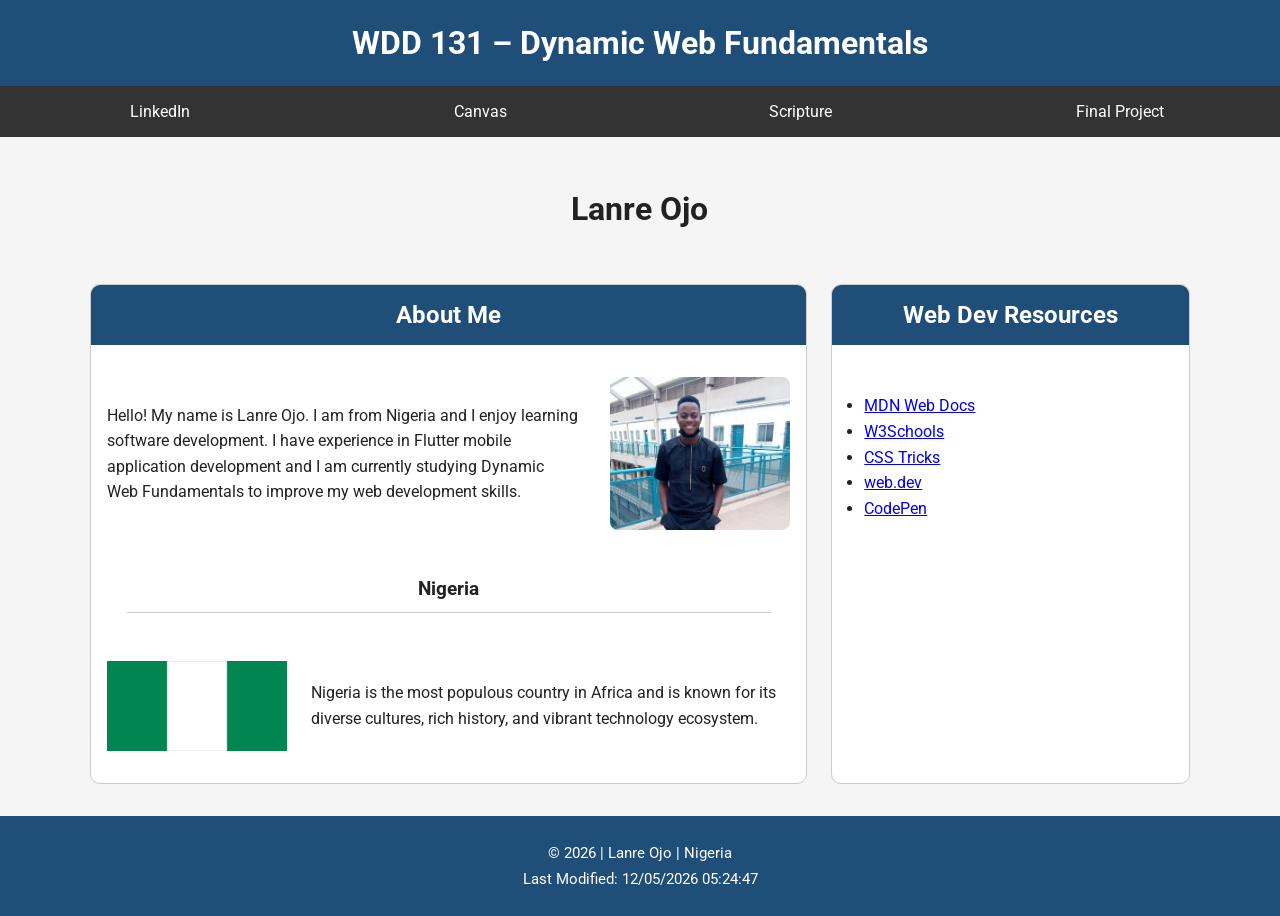
<file: index.html>
<!DOCTYPE html>
<html lang="en">

<head>
    <meta charset="UTF-8">
    <meta name="viewport" content="width=device-width, initial-scale=1.0">

    <title>WDD 131 – Dynamic Web Fundamentals – Lanre Ojo</title>

    <meta name="description"
        content="WDD 131 – Dynamic Web Fundamentals | Lanre Ojo | Home page featuring personal information and web development resources.">

    <meta name="author" content="Lanre Ojo">

    <!-- Google Font -->
    <link rel="preconnect" href="https://fonts.googleapis.com">
    <link rel="preconnect" href="https://fonts.gstatic.com" crossorigin>

    <link href="https://fonts.googleapis.com/css2?family=Roboto:wght@300;400;500;700&display=swap" rel="stylesheet">

    <!-- CSS -->
    <link rel="stylesheet" href="styles/base.css">

    <!-- JavaScript -->
    <script src="scripts/getdates.js" defer></script>
</head>

<body>

    <header>

        <span id="course-title">
            WDD 131 – Dynamic Web Fundamentals
        </span>

        <nav>

            <a href="https://www.linkedin.com/" target="_blank" rel="noopener noreferrer">
                LinkedIn
            </a>

            <a href="https://byupw.instructure.com/" target="_blank" rel="noopener noreferrer">
                Canvas
            </a>

            <a href="https://www.churchofjesuschrist.org/study/scriptures" target="_blank" rel="noopener noreferrer">
                Scripture
            </a>

            <a href="project/">
                Final Project
            </a>

        </nav>

    </header>

    <main>

        <h1>Lanre Ojo</h1>

        <section class="card">
        
            <h2>About Me</h2>
        
            <div class="about-content">
        
                <div class="about-text">
                    <p>
                        Hello! My name is Lanre Ojo. I am from Nigeria and I enjoy learning
                        software development. I have experience in Flutter mobile application
                        development and I am currently studying Dynamic Web Fundamentals
                        to improve my web development skills.
                    </p>
                </div>
        
                <div class="about-image">
                    <img src="images/profile.jpg" alt="Photo of Lanre Ojo">
                </div>
        
            </div>
        
            <h3>Nigeria</h3>

            <hr>
        
            <div class="country-content">
        
                <div class="country-image">
                    <img src="images/nigeria.jpg" alt="Flag of Nigeria">
                </div>
        
                <div class="country-text">
                    <p>
                        Nigeria is the most populous country in Africa and is known for its
                        diverse cultures, rich history, and vibrant technology ecosystem.
                    </p>
                </div>
        
            </div>
        
        </section>

        <section class="card">

            <h2>Web Dev Resources</h2>

            <ul>

                <li>
                    <a href="https://developer.mozilla.org/" target="_blank" rel="noopener noreferrer">
                        MDN Web Docs
                    </a>
                </li>

                <li>
                    <a href="https://www.w3schools.com/" target="_blank" rel="noopener noreferrer">
                        W3Schools
                    </a>
                </li>

                <li>
                    <a href="https://css-tricks.com/" target="_blank" rel="noopener noreferrer">
                        CSS Tricks
                    </a>
                </li>

                <li>
                    <a href="https://web.dev/" target="_blank" rel="noopener noreferrer">
                        web.dev
                    </a>
                </li>

                <li>
                    <a href="https://codepen.io/" target="_blank" rel="noopener noreferrer">
                        CodePen
                    </a>
                </li>

            </ul>

        </section>

    </main>

    <footer>
    
        <p>
            &copy; <span id="currentyear"></span> | Lanre Ojo | Nigeria
        </p>
    
        <p id="lastModified"></p>
    
    </footer>

</body>

</html>
</file>
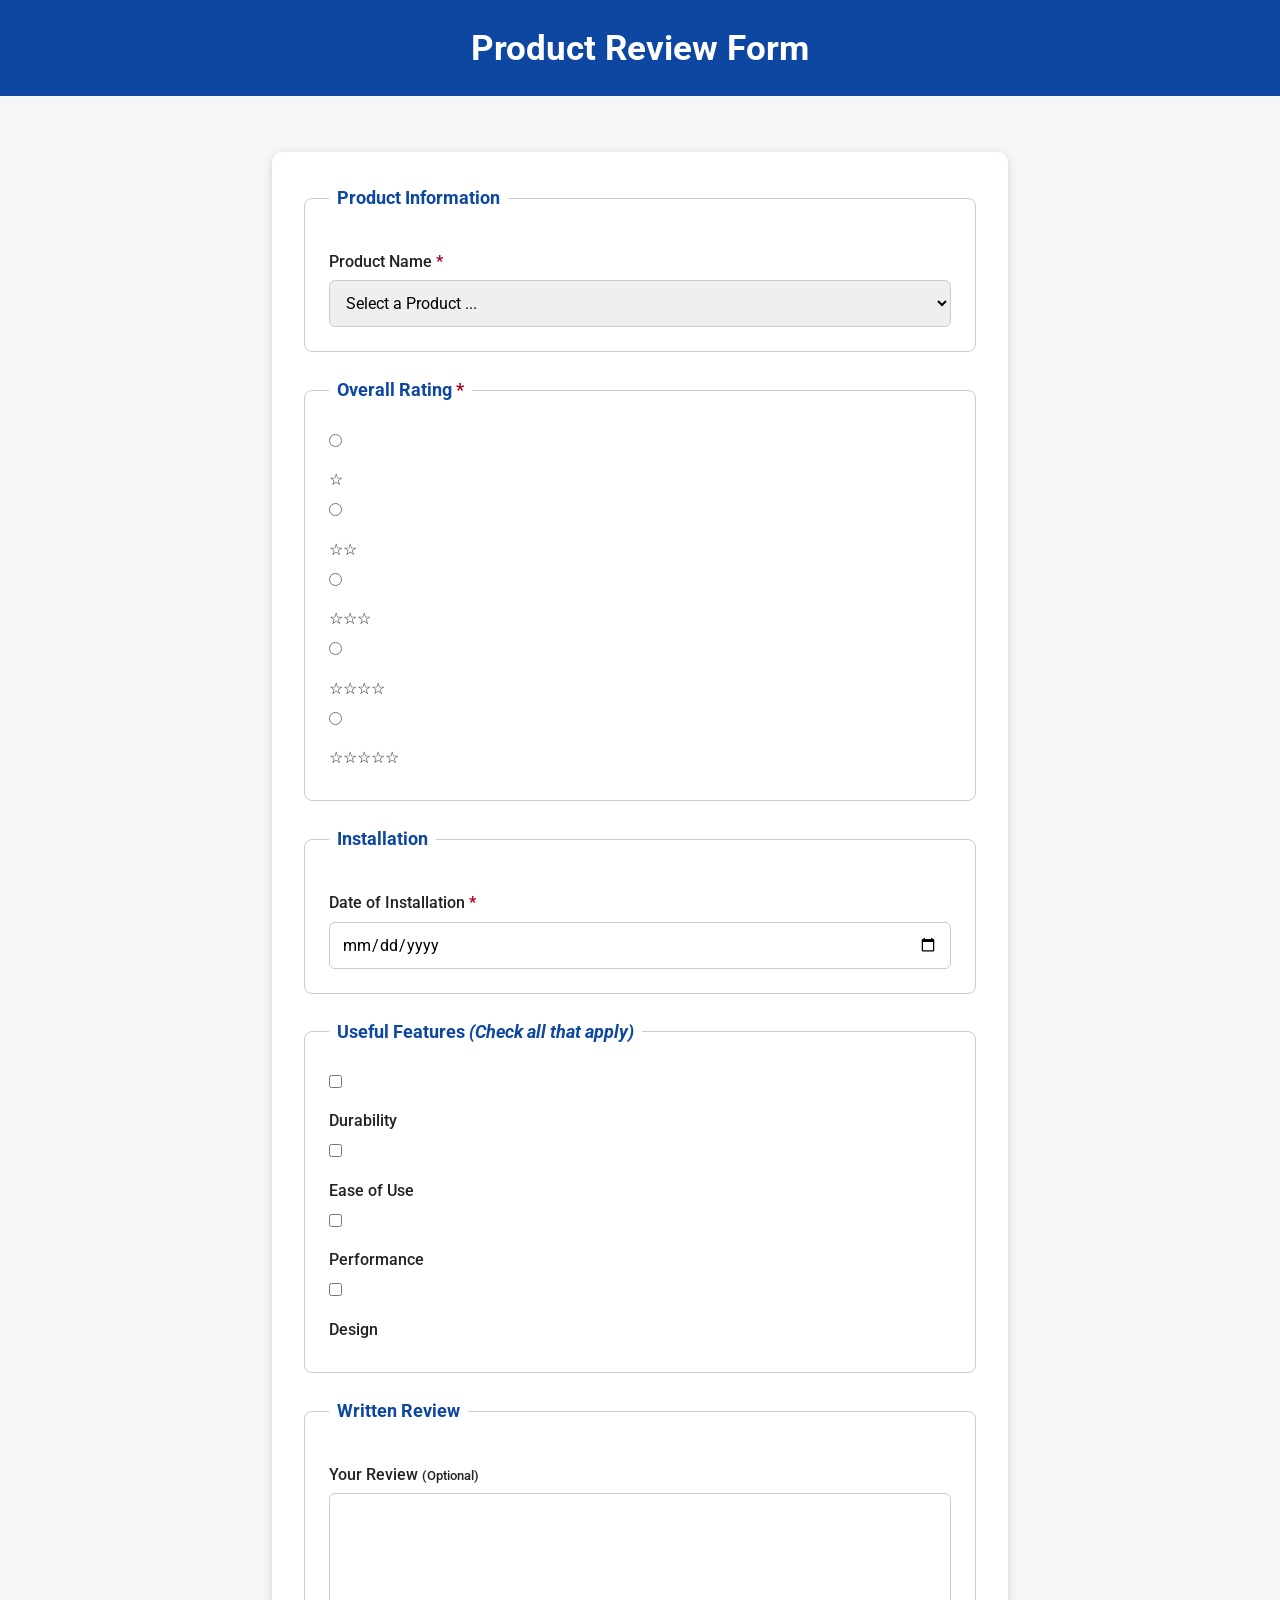
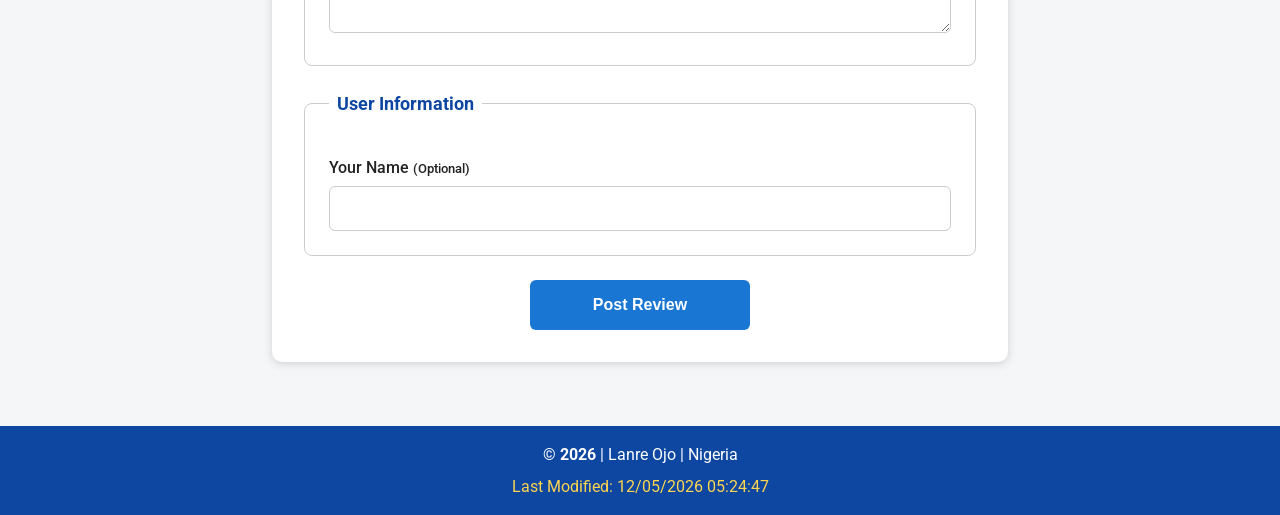
<file: form.html>
<!DOCTYPE html>
<html lang="en">

<head>
    <meta charset="UTF-8">
    <meta name="viewport" content="width=device-width, initial-scale=1.0">
    <meta name="description"
        content="Submit a product review by selecting a product, rating it, choosing useful features, and sharing your feedback through this responsive review form.">
    <meta name="author" content="Lanre Ojo">

    <title>Product Review Form</title>

    <link rel="preconnect" href="https://fonts.googleapis.com">
    <link rel="preconnect" href="https://fonts.gstatic.com" crossorigin>
    <link href="https://fonts.googleapis.com/css2?family=Roboto:wght@400;500;700&display=swap" rel="stylesheet">

    <link rel="stylesheet" href="styles/form.css">
    <link rel="stylesheet" href="styles/form-large.css">

    <script src="scripts/form.js" defer></script>
</head>

<body>

    <header>
        <h1>Product Review Form</h1>
    </header>

    <main>
        <form method="get" action="review.html">

            <!-- Product Name -->
            <fieldset>
                <legend>Product Information</legend>

                <label for="product">Product Name <span>*</span></label>
                <select id="product" name="product" required>
                    <option value="" disabled selected>Select a Product ...</option>
                    <!-- JavaScript will populate options -->
                </select>
            </fieldset>

            <!-- Rating -->
            <fieldset>
                <legend>Overall Rating <span>*</span></legend>

                <input type="radio" id="rating1" name="rating" value="1" required>
                <label for="rating1">☆</label>

                <input type="radio" id="rating2" name="rating" value="2" required>
                <label for="rating2">☆☆</label>

                <input type="radio" id="rating3" name="rating" value="3" required>
                <label for="rating3">☆☆☆</label>

                <input type="radio" id="rating4" name="rating" value="4" required>
                <label for="rating4">☆☆☆☆</label>

                <input type="radio" id="rating5" name="rating" value="5" required>
                <label for="rating5">☆☆☆☆☆</label>
            </fieldset>

            <!-- Installation Date -->
            <fieldset>
                <legend>Installation</legend>

                <label for="installDate">Date of Installation <span>*</span></label>
                <input type="date" id="installDate" name="installDate" required>
            </fieldset>

            <!-- Features -->
            <fieldset>
                <legend>Useful Features <em>(Check all that apply)</em></legend>

                <input type="checkbox" id="durability" name="features" value="Durability">
                <label for="durability">Durability</label>

                <input type="checkbox" id="ease" name="features" value="Ease of Use">
                <label for="ease">Ease of Use</label>
                
                <input type="checkbox" id="performance" name="features" value="Performance">
                <label for="performance">Performance</label>

                <input type="checkbox" id="design" name="features" value="Design">
                <label for="design">Design</label>
            </fieldset>

            <!-- Written Review -->
            <fieldset>
                <legend>Written Review</legend>

                <label for="review">
                    Your Review <small>(Optional)</small>
                </label>

                <textarea id="review" name="review" rows="6"></textarea>
            </fieldset>

            <!-- User Name -->
            <fieldset>
                <legend>User Information</legend>

                <label for="username">
                    Your Name <small>(Optional)</small>
                </label>

                <input type="text" id="username" name="username">
            </fieldset>

            <!-- Submit -->
            <input type="submit" value="Post Review">

        </form>
    </main>

    <footer>
        <p>
            &copy; <span id="currentyear"></span> | Lanre Ojo | Nigeria
        </p>

        <p id="lastModified"></p>
    </footer>

</body>

</html>
</file>
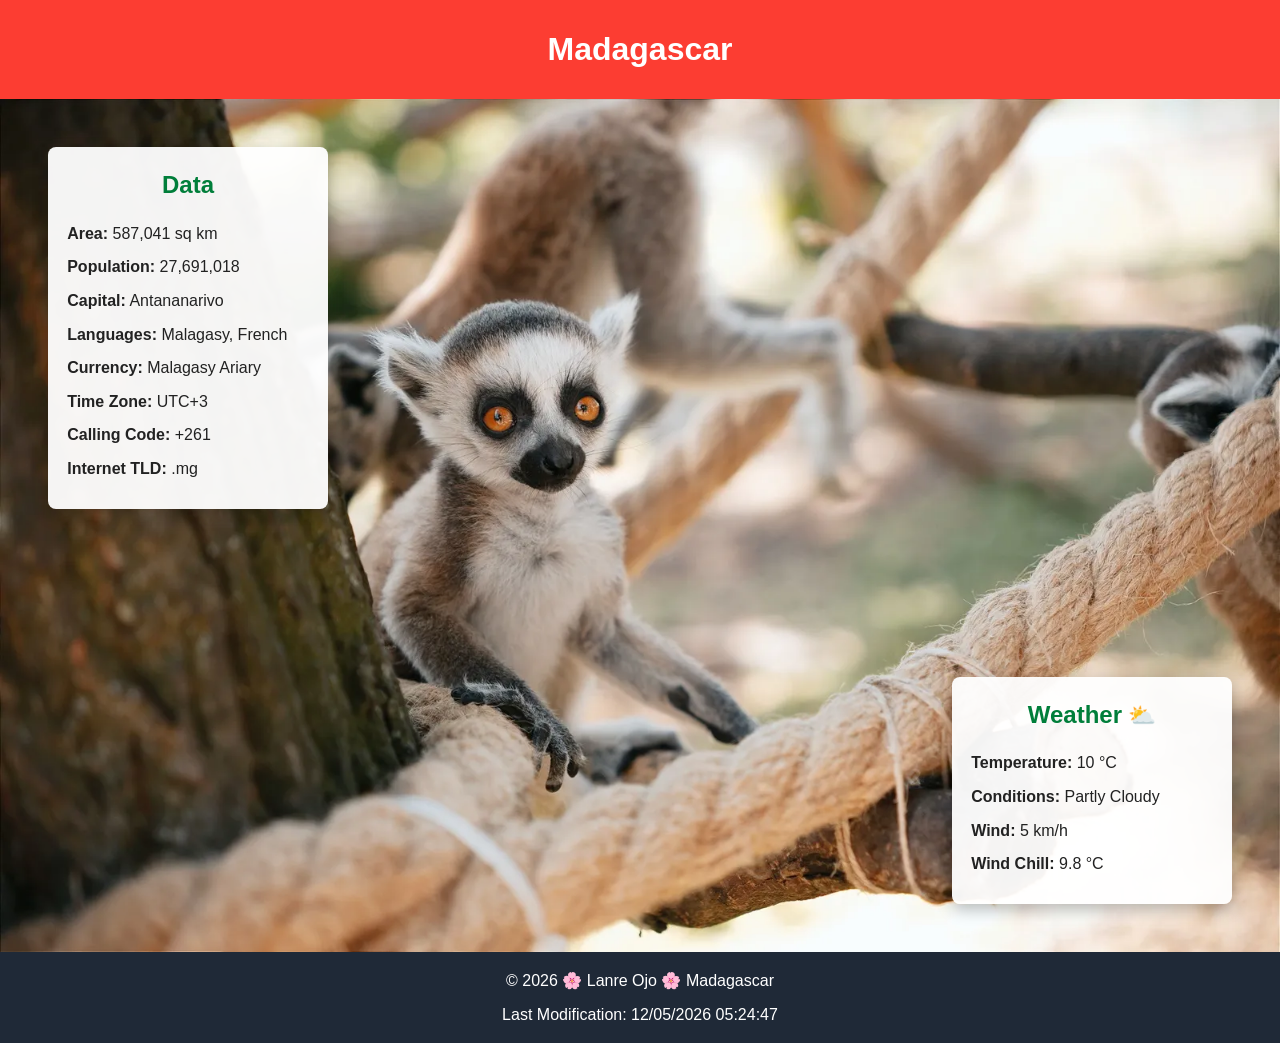
<file: place.html>
<!DOCTYPE html>
<html lang="en">

<head>
    <meta charset="UTF-8">
    <meta name="viewport" content="width=device-width, initial-scale=1.0">
    <meta name="description" content="Country page featuring Madagascar with country facts and weather information.">
    <meta name="author" content="Lanre Ojo">

    <title>Madagascar | Country Page</title>

    <!-- Google Fonts -->
    <link rel="preconnect" href="https://fonts.googleapis.com">
    <link rel="preconnect" href="https://fonts.gstatic.com" crossorigin>
    <link href="https://fonts.googleapis.com/css2?family=Roboto:wght@400;700&display=swap" rel="stylesheet">


    <link rel="stylesheet" href="styles/place.css">
    <link rel="stylesheet" href="styles/place-large.css">

    <script src="scripts/place.js" defer></script>
</head>

<body>

    <header>
        <h1>Madagascar</h1>
    </header>

    <main>

        <picture class="hero">
            <source media="(min-width: 768px)" srcset="images/hero-large.webp">

            <img src="images/hero-small.webp" alt="Ring-tailed lemur in Madagascar" width="1200" height="700">
        </picture>

        <section class="data">
            <h2>Data</h2>

            <p><strong>Area:</strong> 587,041 sq km</p>
            <p><strong>Population:</strong> 27,691,018</p>
            <p><strong>Capital:</strong> Antananarivo</p>
            <p><strong>Languages:</strong> Malagasy, French</p>
            <p><strong>Currency:</strong> Malagasy Ariary</p>
            <p><strong>Time Zone:</strong> UTC+3</p>
            <p><strong>Calling Code:</strong> +261</p>
            <p><strong>Internet TLD:</strong> .mg</p>
        </section>

        <section class="weather">
            <h2>Weather</h2>

            <img src="images/weather.svg" alt="Partly cloudy weather icon" class="weather-icon" width="70" height="70">

            <p><strong>Temperature:</strong> <span id="temperature">10</span> °C</p>
            <p><strong>Conditions:</strong> Partly Cloudy</p>
            <p><strong>Wind:</strong> <span id="windSpeed">5</span> km/h</p>
            <p><strong>Wind Chill:</strong> <span id="windChill"></span></p>
        </section>

    </main>

    <footer>
        <p>
            &copy; <span id="year"></span> 🌸 Lanre Ojo 🌸 Madagascar
        </p>

        <p>
            Last Modification:
            <span id="lastModified"></span>
        </p>
    </footer>

</body>

</html>
</file>
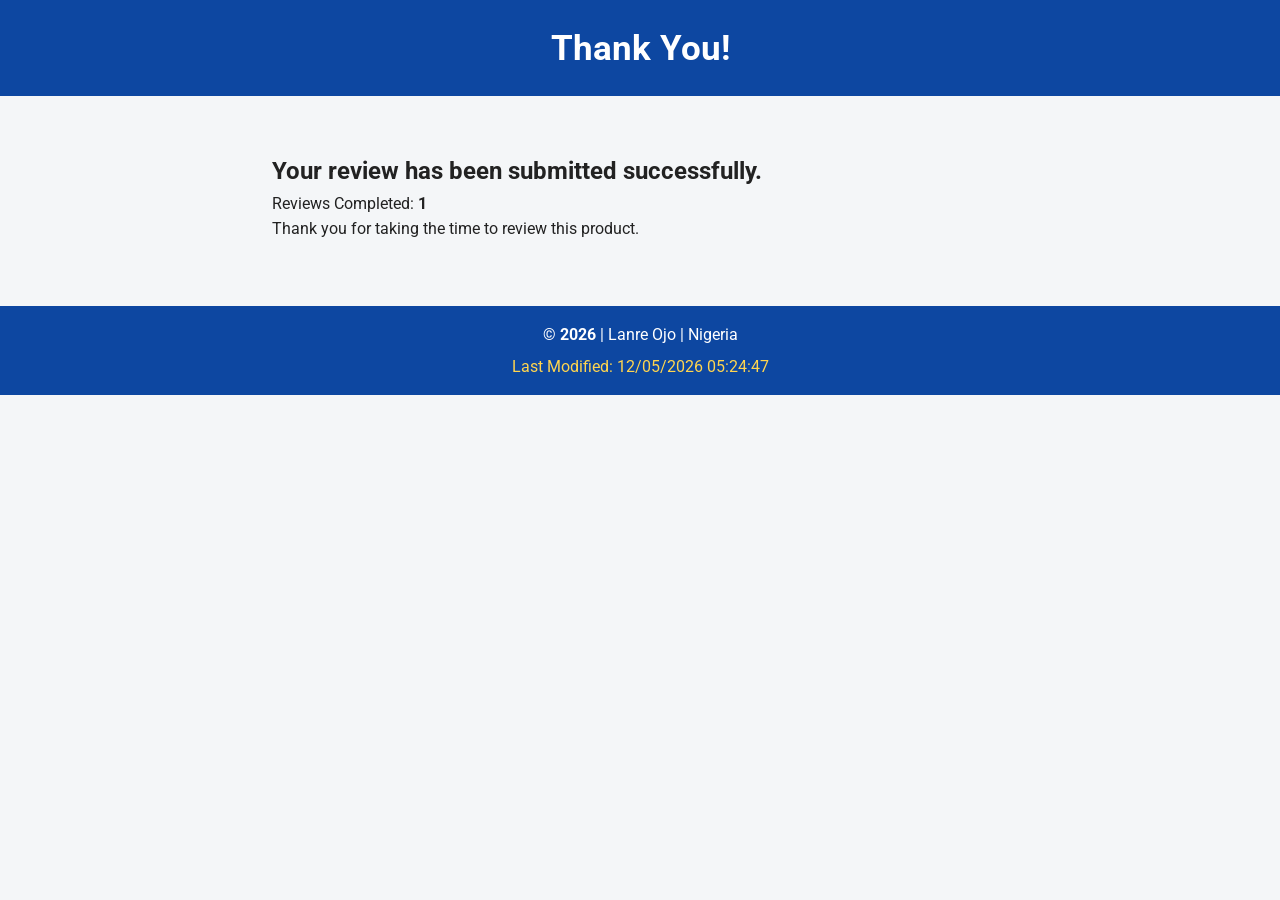
<file: review.html>
<!DOCTYPE html>
<html lang="en">

<head>
    <meta charset="UTF-8">
    <meta name="viewport" content="width=device-width, initial-scale=1.0">
    <meta name="description" content="Product Review Confirmation">
    <meta name="author" content="Lanre Ojo">

    <title>Review Submitted</title>

    <link rel="preconnect" href="https://fonts.googleapis.com">
    <link rel="preconnect" href="https://fonts.gstatic.com" crossorigin>
    <link href="https://fonts.googleapis.com/css2?family=Roboto:wght@400;500;700&display=swap" rel="stylesheet">

    <link rel="stylesheet" href="styles/form.css">
    <link rel="stylesheet" href="styles/form-large.css">

    <script src="scripts/review.js" defer></script>
</head>

<body>

    <header>
        <h1>Thank You!</h1>
    </header>

    <main>

        <section class="confirmation">
            <h2>Your review has been submitted successfully.</h2>

            <p>
                Reviews Completed:
                <strong id="reviewCount">0</strong>
            </p>

            <p>
                Thank you for taking the time to review this product.
            </p>

        </section>

    </main>

    <footer>
        <p>
            &copy; <span id="currentyear"></span> | Lanre Ojo | Nigeria
        </p>

        <p id="lastModified"></p>
    </footer>

</body>

</html>
</file>
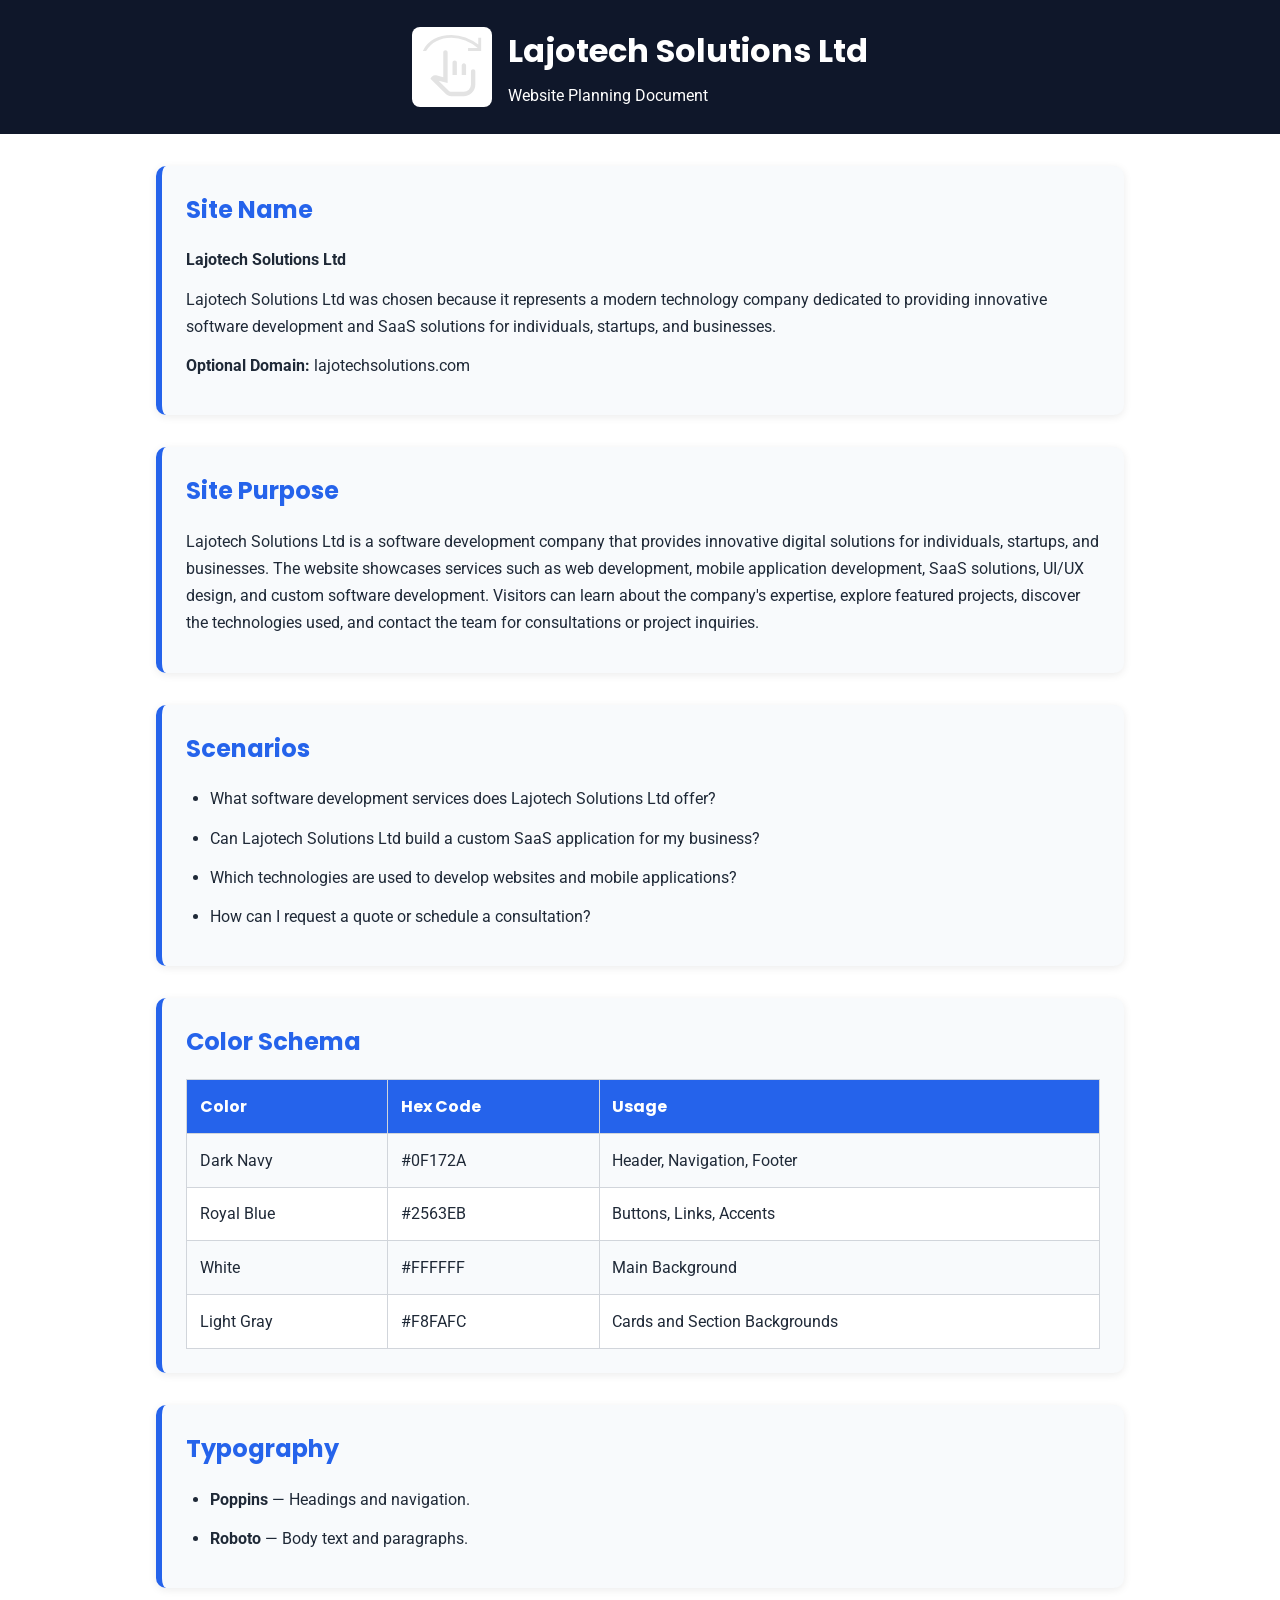
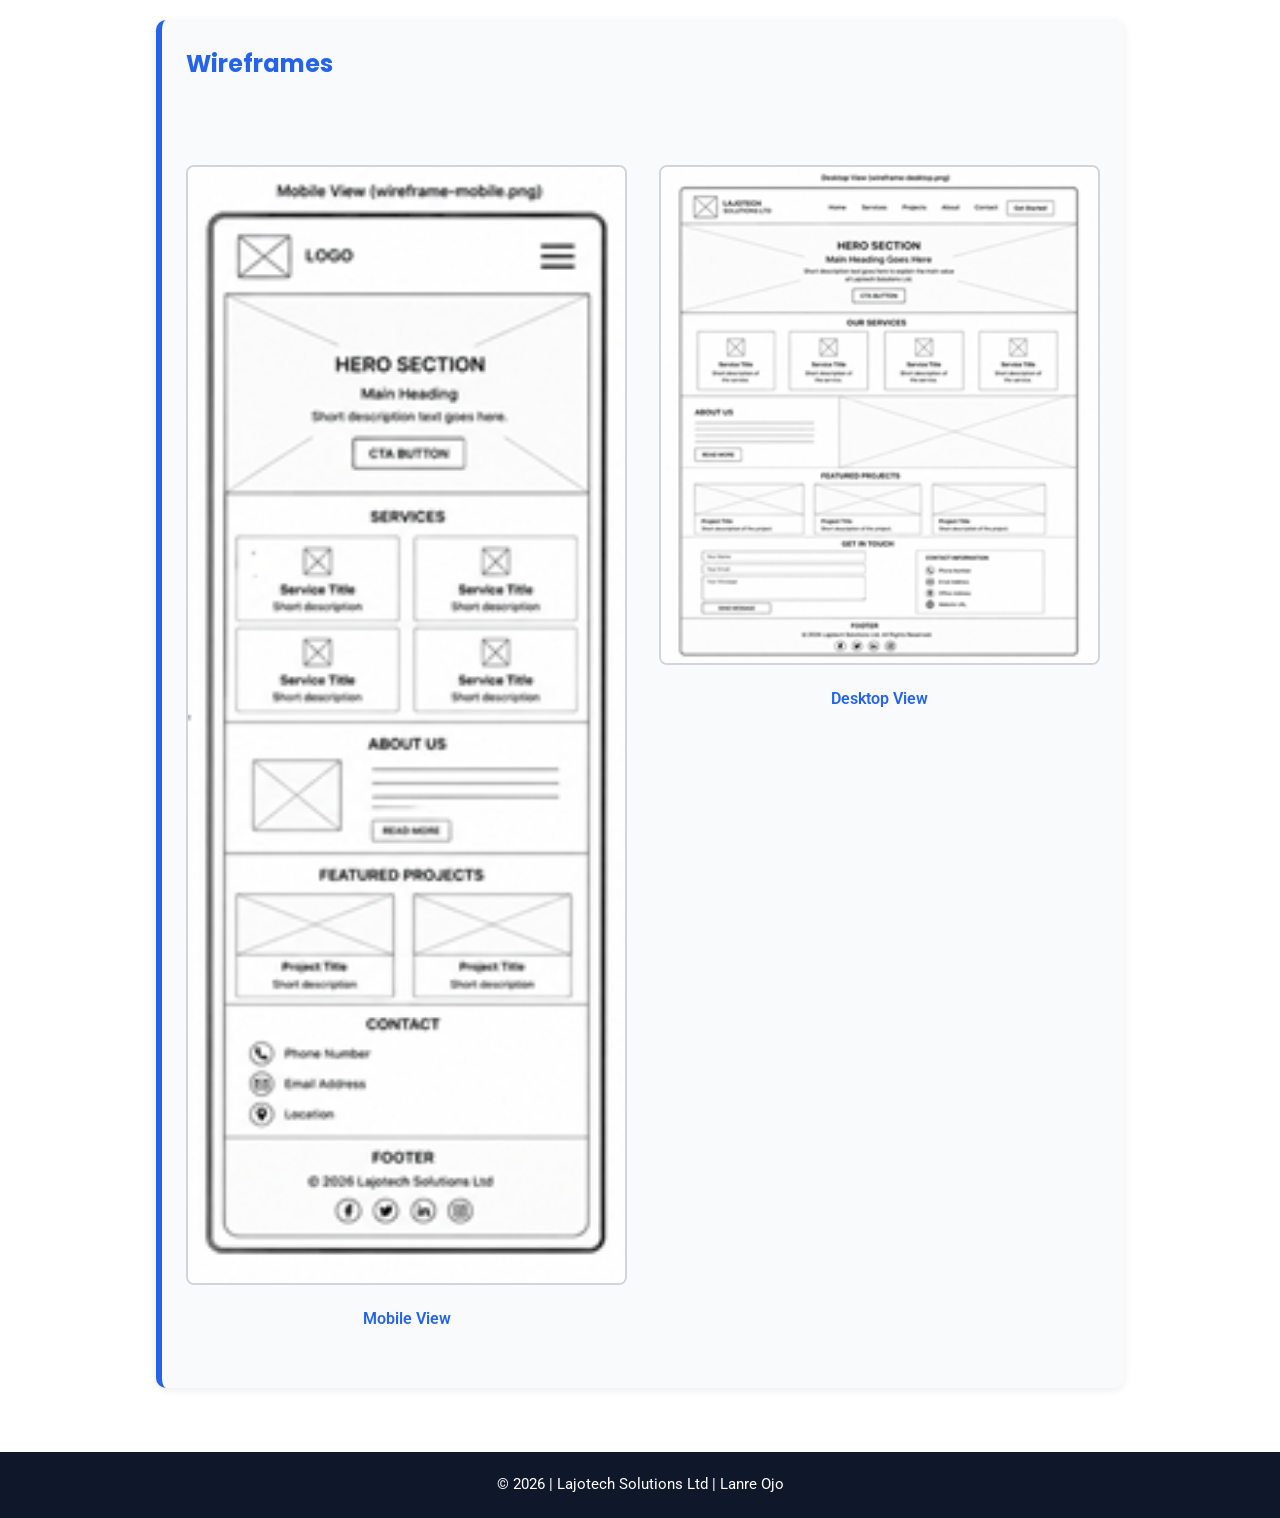
<file: siteplan.html>
<!DOCTYPE html>
<html lang="en">

<head>
    <meta charset="UTF-8">
    <meta name="viewport" content="width=device-width, initial-scale=1.0">
    <meta name="description"
        content="Website planning document for Lajotech Solutions Ltd, a software development and SaaS solutions company.">
    <meta name="author" content="Lanre Ojo">

    <title>Lajotech Solutions Ltd | Website Plan</title>

    <!-- Google Fonts -->
    <link rel="preconnect" href="https://fonts.googleapis.com">
    <link rel="preconnect" href="https://fonts.gstatic.com" crossorigin>
    <link
        href="https://fonts.googleapis.com/css2?family=Poppins:wght@400;600;700&family=Roboto:wght@400;500&display=swap"
        rel="stylesheet">

    <link rel="stylesheet" href="styles/siteplan.css">
</head>

<body>

    <header>
        <img src="images/logo.svg" alt="Lajotech Solutions Ltd Logo" width="80" height="80">

        <div>
            <h1>Lajotech Solutions Ltd</h1>
            <p>Website Planning Document</p>
        </div>
    </header>

    <main>

        <section id="site-name">
            <h2>Site Name</h2>

            <p><strong>Lajotech Solutions Ltd</strong></p>

            <p>
                Lajotech Solutions Ltd was chosen because it represents a modern
                technology company dedicated to providing innovative software
                development and SaaS solutions for individuals, startups, and
                businesses.
            </p>

            <p>
                <strong>Optional Domain:</strong>
                lajotechsolutions.com
            </p>
        </section>

        <section id="site-purpose">
            <h2>Site Purpose</h2>

            <p>
                Lajotech Solutions Ltd is a software development company that
                provides innovative digital solutions for individuals, startups,
                and businesses. The website showcases services such as web
                development, mobile application development, SaaS solutions,
                UI/UX design, and custom software development. Visitors can
                learn about the company's expertise, explore featured projects,
                discover the technologies used, and contact the team for
                consultations or project inquiries.
            </p>
        </section>

        <section id="scenarios">
            <h2>Scenarios</h2>

            <ul>
                <li>What software development services does Lajotech Solutions Ltd offer?</li>

                <li>Can Lajotech Solutions Ltd build a custom SaaS application for my business?</li>

                <li>Which technologies are used to develop websites and mobile applications?</li>

                <li>How can I request a quote or schedule a consultation?</li>
            </ul>
        </section>

        <section id="color-schema">
            <h2>Color Schema</h2>

            <table>
                <thead>
                    <tr>
                        <th>Color</th>
                        <th>Hex Code</th>
                        <th>Usage</th>
                    </tr>
                </thead>

                <tbody>
                    <tr>
                        <td>Dark Navy</td>
                        <td>#0F172A</td>
                        <td>Header, Navigation, Footer</td>
                    </tr>

                    <tr>
                        <td>Royal Blue</td>
                        <td>#2563EB</td>
                        <td>Buttons, Links, Accents</td>
                    </tr>

                    <tr>
                        <td>White</td>
                        <td>#FFFFFF</td>
                        <td>Main Background</td>
                    </tr>

                    <tr>
                        <td>Light Gray</td>
                        <td>#F8FAFC</td>
                        <td>Cards and Section Backgrounds</td>
                    </tr>
                </tbody>
            </table>
        </section>

        <section id="typography">
            <h2>Typography</h2>

            <ul>
                <li><strong>Poppins</strong> — Headings and navigation.</li>
                <li><strong>Roboto</strong> — Body text and paragraphs.</li>
            </ul>
        </section>

        <section id="wireframes">
            <h2>Wireframes</h2>

            <figure>
                <img src="images/wireframe1.png" alt="Mobile wireframe of the Lajotech Solutions Ltd home page">
                <figcaption>Mobile View</figcaption>
            </figure>

            <figure>
                <img src="images/wireframe2.png" alt="Desktop wireframe of the Lajotech Solutions Ltd home page">
                <figcaption>Desktop View</figcaption>
            </figure>
        </section>

    </main>

    <footer>
        <p>&copy; 2026 | Lajotech Solutions Ltd | Lanre Ojo</p>
    </footer>

</body>

</html>
</file>
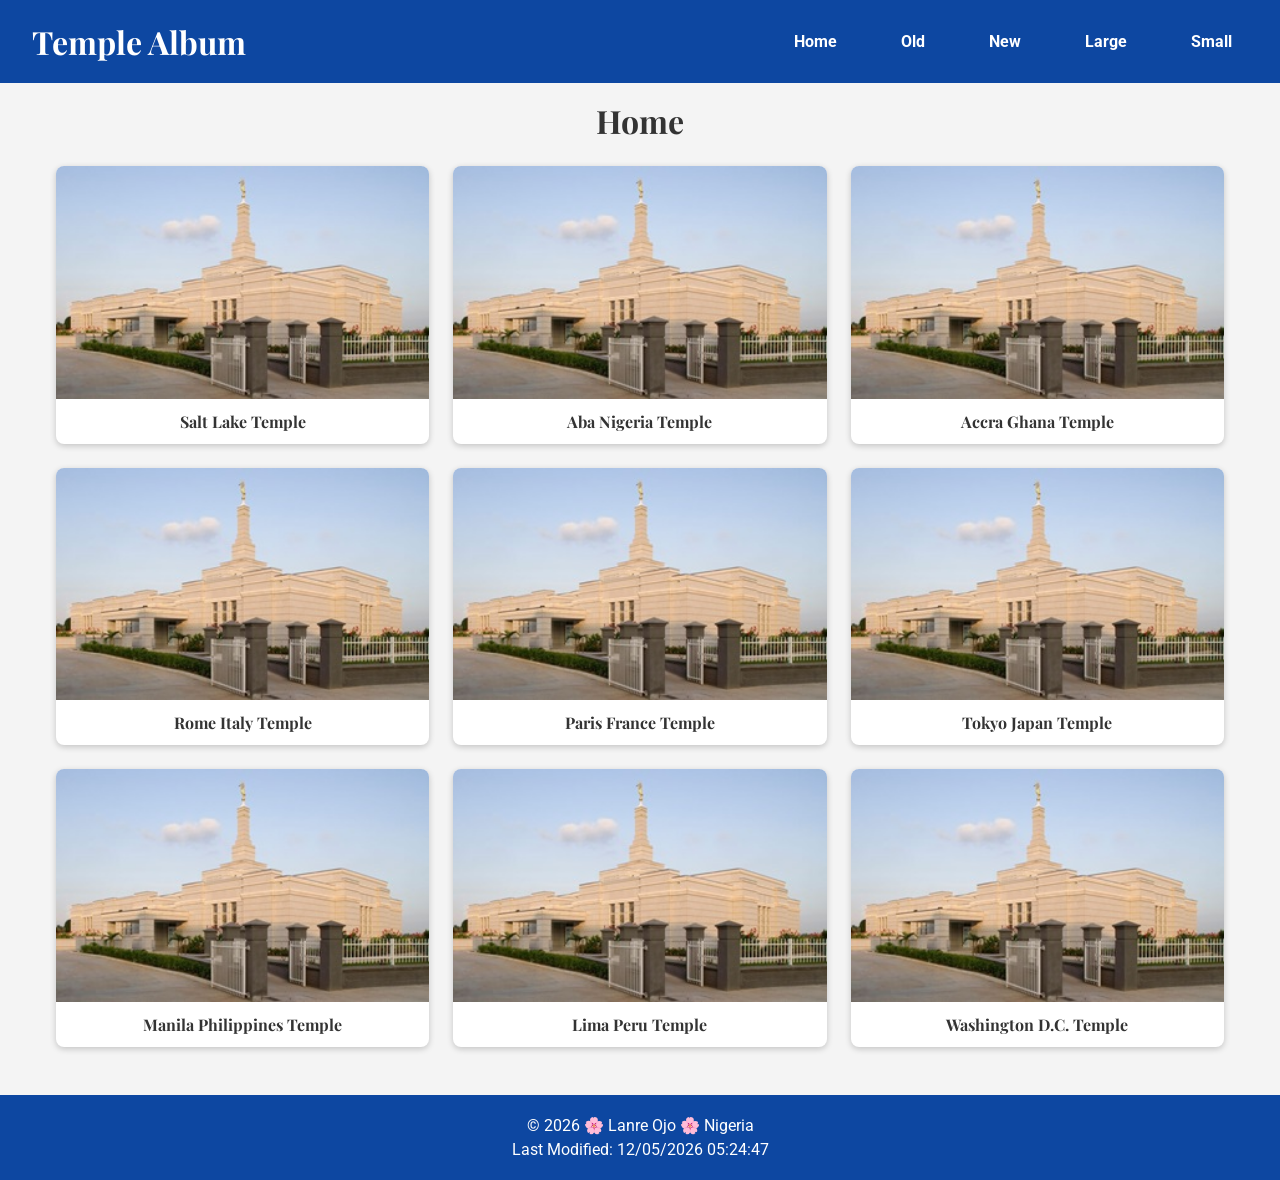
<file: temples.html>
<!DOCTYPE html>
<html lang="en">

<head>
    <meta charset="UTF-8">
    <meta name="viewport" content="width=device-width, initial-scale=1.0">
    <meta name="description"
        content="Explore a responsive temple picture album created for the WDD 131 course using HTML, CSS Grid, Flexbox, JavaScript, and Google Fonts.">
    <meta name="author" content="Lanre Ojo">

    <title>Temple Album</title>

    <link rel="stylesheet" href="styles/temples.css">
    <link rel="stylesheet" href="styles/temples-large.css">

    <!-- Google Fonts -->
    <link rel="preconnect" href="https://fonts.googleapis.com">
    <link rel="preconnect" href="https://fonts.gstatic.com" crossorigin>
    <link
        href="https://fonts.googleapis.com/css2?family=Roboto:wght@400;700&family=Playfair+Display:wght@700&display=swap"
        rel="stylesheet">

    <script src="scripts/temples.js" defer></script>
</head>

<body>

    <header>
        <span class="site-title">Temple Album</span>

        <button id="menu" aria-label="Open Navigation">&#9776;</button>

        <nav>
            <ul class="navigation">
                <li><a href="#">Home</a></li>
                <li><a href="#">Old</a></li>
                <li><a href="#">New</a></li>
                <li><a href="#">Large</a></li>
                <li><a href="#">Small</a></li>
            </ul>
        </nav>
    </header>

    <main>
        <h1>Home</h1>

        <div class="gallery">

            <figure>
                <img src="images/temple1.jpg" alt="Salt Lake Temple" loading="lazy">
                <figcaption>Salt Lake Temple</figcaption>
            </figure>

            <figure>
                <img src="images/temple1.jpg" alt="Aba Nigeria Temple" loading="lazy">
                <figcaption>Aba Nigeria Temple</figcaption>
            </figure>

            <figure>
                <img src="images/temple1.jpg" alt="Accra Ghana Temple" loading="lazy">
                <figcaption>Accra Ghana Temple</figcaption>
            </figure>

            <figure>
                <img src="images/temple1.jpg" alt="Rome Italy Temple" loading="lazy">
                <figcaption>Rome Italy Temple</figcaption>
            </figure>

            <figure>
                <img src="images/temple1.jpg" alt="Paris France Temple" loading="lazy">
                <figcaption>Paris France Temple</figcaption>
            </figure>

            <figure>
                <img src="images/temple1.jpg" alt="Tokyo Japan Temple" loading="lazy">
                <figcaption>Tokyo Japan Temple</figcaption>
            </figure>

            <figure>
                <img src="images/temple1.jpg" alt="Manila Philippines Temple" loading="lazy">
                <figcaption>Manila Philippines Temple</figcaption>
            </figure>

            <figure>
                <img src="images/temple1.jpg" alt="Lima Peru Temple" loading="lazy">
                <figcaption>Lima Peru Temple</figcaption>
            </figure>

            <figure>
                <img src="images/temple1.jpg" alt="Washington D.C. Temple" loading="lazy">
                <figcaption>Washington D.C. Temple</figcaption>
            </figure>

        </div>
    </main>

    <footer>
        <p>&copy; <span id="currentyear"></span> 🌸 Lanre Ojo 🌸 Nigeria</p>
        <p id="lastModified"></p>
    </footer>

</body>

</html>
</file>
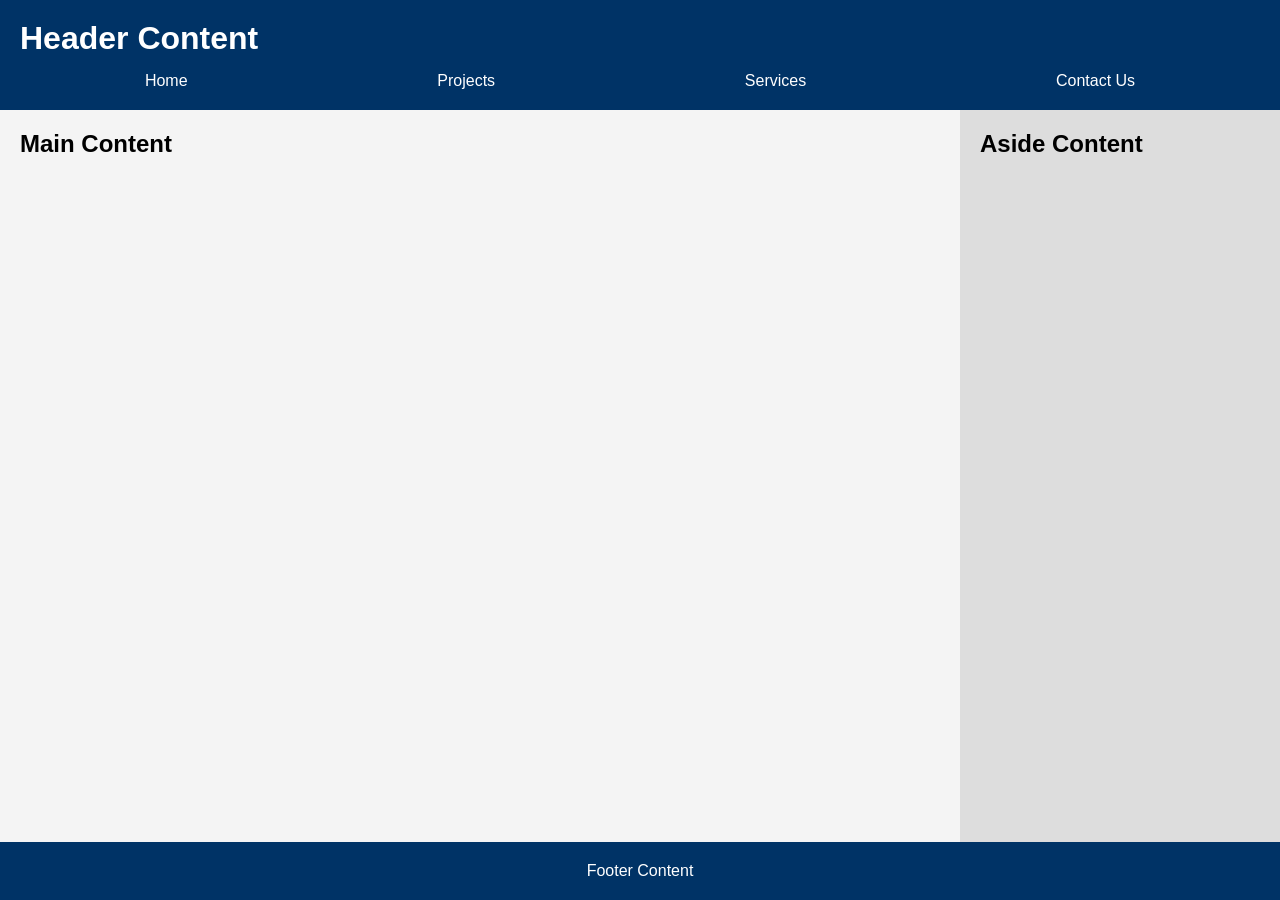
<file: week01/basic_layout.html>
<!DOCTYPE html>
<html lang="en">

<head>
    <meta charset="UTF-8">
    <meta name="viewport" content="width=device-width, initial-scale=1.0">
    <title>Lanre Ojo | WDD 131</title>

    <link rel="stylesheet" href="../styles/layout.css">
</head>

<body>

    <header>
        <h1>Header Content</h1>

        <nav>
            <ul>
                <li><a href="#">Home</a></li>
                <li><a href="#">Projects</a></li>
                <li><a href="#">Services</a></li>
                <li><a href="#">Contact Us</a></li>
            </ul>
        </nav>
    </header>

    <main>
        <h2>Main Content</h2>
    </main>

    <aside>
        <h2>Aside Content</h2>
    </aside>

    <footer>
        <p>Footer Content</p>
    </footer>

</body>

</html>
</file>
<file: styles/base.css>
/* Google Font */
body {
    font-family: "Roboto", sans-serif;
    margin: 0;
    padding: 0;
    background-color: #f5f5f5;
    color: #222;
}

/* Header */
header {
    background-color: #1f4e79;
    color: white;
}

/* Course Title */
#course-title {
    display: block;
    text-align: center;
    font-size: 2rem;
    font-weight: 700;
    padding: 1.5rem;
}

/* Navigation */
nav {
    display: flex;
    justify-content: space-evenly;
    align-items: center;
    background-color: #333;
}

nav a {
    color: white;
    text-decoration: none;
    padding: 1rem;
    flex: 1;
    text-align: center;
    transition: background-color 0.3s ease;
}

/* Hover Effect */
nav a:hover {
    background-color: #0d6efd;
}

/* Main */
main {
    max-width: 1100px;
    margin: 2rem auto;
    padding: 0 1rem;

    display: grid;
    grid-template-columns: 2fr 1fr;
    gap: 1.5rem;
}

main h1 {
    text-align: center;
    margin-bottom: 2rem;
    grid-column: 1 / -1;
}

/* Cards */
.card {
    background: white;
    border: 1px solid #ccc;
    border-radius: 10px;
    overflow: hidden;
}

/* Card Headings */
.card h2 {
    margin: 0;
    padding: 1rem;
    text-align: center;
    background-color: #1f4e79;
    color: white;
}

/* Card Content */
.card p,
.card ul {
    padding: 2rem;
    line-height: 1.6;
}

/* Images */
.card img {
    display: block;
    max-width: 100%;
    height: auto;
    margin: 1rem auto;
}

/* Country Heading */
.card h3 {
    text-align: center;
    margin-top: 1rem;
    margin-bottom: .75rem;
}
/*Divider line*/
.card hr {
    width: 90%;
    margin: 0 auto 1rem;
    border: 0;
    border-top: 1px solid #ccc;
}

/* About Me Layout */
.about-content {
    display: grid;
    grid-template-columns: 2fr 180px;
    gap: 2rem;
    align-items: center;
    padding: 1rem;
}

.about-text p {
    margin: 0;
    padding: 0;
}

.about-image img {
    width: 180px;
    height: auto;
    border-radius: 8px;
}

/* Country Layout */
.country-content {
    display: grid;
    grid-template-columns: 180px 1fr;
    gap: 1.5rem;
    align-items: center;
    padding: 1rem;
}

.country-image img {
    width: 180px;
    height: auto;
}

.country-text p {
    margin: 0;
    padding: 0;
}

/* Footer */
footer {
    margin-top: 2rem;
    padding: 1.25rem;
    background-color: #1f4e79;
    color: #fff;
    text-align: center;
}

footer p {
    margin: 0.5rem 0;
    font-size: 0.95rem;
}

/* Responsive Layout */
@media (max-width: 768px) {

    main {
        grid-template-columns: 1fr;
    }

    main h1 {
        grid-column: auto;
    }

    nav {
        flex-direction: column;
    }

    nav a {
        width: 100%;
    }

    /* About Me Section */
    .about-content,
    .country-content {
        grid-template-columns: 1fr;
        text-align: center;
    }

    .about-image img,
    .country-image img {
        margin: 0 auto;
    }
}
</file>
<file: styles/form.css>
/* ------------------------------
   WDD 131 - Product Review Form
   Author: Lanre Ojo
------------------------------ */

:root {
    --primary-color: #0d47a1;
    --secondary-color: #1976d2;
    --background-color: #f4f6f8;
    --card-color: #ffffff;
    --text-color: #222;
    --border-color: #cccccc;
}

* {
    margin: 0;
    padding: 0;
    box-sizing: border-box;
}

body {
    font-family: "Roboto", sans-serif;
    background-color: var(--background-color);
    color: var(--text-color);
    line-height: 1.6;
}

/* Header */

header {
    background-color: var(--primary-color);
    color: white;
    text-align: center;
    padding: 1.25rem;
}

header h1 {
    font-size: 1.8rem;
}

/* Main */

main {
    max-width: 700px;
    margin: 1.5rem auto;
    padding: 1rem;
}

/* Form */

form {
    background-color: var(--card-color);
    padding: 1.5rem;
    border-radius: 10px;
    box-shadow: 0 2px 8px rgba(0, 0, 0, .15);
}

/* Fieldsets */

fieldset {
    border: 1px solid var(--border-color);
    border-radius: 8px;
    padding: 1rem;
    margin-bottom: 1.5rem;
}

legend {
    font-weight: 700;
    color: var(--primary-color);
    padding: 0 .5rem;
}

/* Labels */

label {
    display: block;
    margin-top: .8rem;
    margin-bottom: .35rem;
    font-weight: 500;
}

/* Required star */

span {
    color: #b00020;
    font-weight: 700;
}

/* Inputs */

input[type="text"],
input[type="date"],
select,
textarea {
    width: 100%;
    padding: .75rem;
    border: 1px solid var(--border-color);
    border-radius: 6px;
    font-size: 1rem;
    font-family: inherit;
}

textarea {
    resize: vertical;
    min-height: 120px;
}

/* Rating */

fieldset label input[type="radio"] {
    margin-right: .5rem;
}

input[type="radio"],
input[type="checkbox"] {
    margin-right: .5rem;
}

/* Submit Button */

input[type="submit"] {
    width: 100%;
    padding: .9rem;
    border: none;
    border-radius: 6px;
    background-color: var(--secondary-color);
    color: white;
    font-size: 1rem;
    font-weight: bold;
    cursor: pointer;
    transition: background-color .3s ease;
}

input[type="submit"]:hover {
    background-color: var(--primary-color);
}

/* Focus */

input:focus,
select:focus,
textarea:focus {
    outline: 3px solid #90caf9;
    outline-offset: 2px;
}

/* Footer */
footer {
    background-color: var(--primary-color);
    color: white;
    text-align: center;
    padding: 1rem;
    margin-top: 2rem;
}

footer p:first-child {
    margin-bottom: .4rem;
}

/* Fix Lighthouse color contrast */
#currentyear {
    color: #ffffff;
    font-weight: 700;
}

#lastModified {
    color: #ffd54f;
}
</file>
<file: styles/form-large.css>
/* WDD 131 - Product Review Form */
/* Large Screen Styles */

@media screen and (min-width: 768px) {

    header h1 {
        font-size: 2.2rem;
    }

    main {
        max-width: 800px;
        padding: 2rem;
    }

    form {
        padding: 2rem;
    }

    fieldset {
        padding: 1.5rem;
    }

    legend {
        font-size: 1.1rem;
    }

    label {
        font-size: 1rem;
    }

    input[type="text"],
    input[type="date"],
    select,
    textarea {
        font-size: 1rem;
    }

    input[type="submit"] {
        width: auto;
        min-width: 220px;
        display: block;
        margin: 0 auto;
        padding: 1rem 2rem;
    }
}
</file>
<file: styles/place.css>
/* CSS Variables */
:root {
    --primary-color: #fc3d32;
    --secondary-color: #007e3a;
    --background-color: #f5f5f5;
    --card-background: #ffffff;
    --text-color: #222;
    --footer-color: #1f2937;
    --shadow: 0 4px 10px rgba(0, 0, 0, 0.15);
}

/* Reset */
* {
    margin: 0;
    padding: 0;
    box-sizing: border-box;
}

/* Body */
body {
    font-family: Arial, Helvetica, sans-serif;
    background-color: var(--background-color);
    color: var(--text-color);
    line-height: 1.6;
}

/* Header */
header {
    background-color: var(--primary-color);
    color: white;
    text-align: center;
    padding: 1rem;
}

header h1 {
    font-size: 2rem;
}

/* Hero Image */
.hero img {
    display: block;
    width: 100%;
    height: auto;
}

/* Data & Weather Cards */
.data,
.weather {
    background: var(--card-background);
    margin: 1rem;
    padding: 1rem;
    border-radius: 10px;
    box-shadow: var(--shadow);
}

.data h2,
.weather h2 {
    text-align: center;
    color: var(--secondary-color);
    margin-bottom: 1rem;
}

.data p,
.weather p {
    margin: .5rem 0;
}

/* Weather Icon */
.weather-icon {
    display: block;
    margin: 0 auto 1rem;
    width: 70px;
    height: auto;
}

/* Footer */
footer {
    background-color: var(--footer-color);
    color: white;
    text-align: center;
    padding: 1rem;
    margin-top: 1rem;
}

footer p:first-child {
    margin-bottom: .5rem;
}
</file>
<file: styles/place-large.css>
/* Desktop View */
@media screen and (min-width: 768px) {

    header {
        padding: 1.5rem;
    }

    main {
        position: relative;
    }

    /* Hero Image */
    .hero img {
        width: 100%;
        height: auto;
        display: block;
    }

    /* Floating Cards */
    .data,
    .weather {
        position: absolute;
        background: rgba(255, 255, 255, 0.95);
        width: 280px;
        padding: 1.2rem;
        box-shadow: 0 6px 15px rgba(0, 0, 0, .25);
        border-radius: 8px;
    }

    /* Data Card (Top Left) */
    .data {
        top: 2rem;
        left: 2rem;
    }

    /* Weather Card (Bottom Right) */
    .weather {
        bottom: 2rem;
        right: 2rem;
    }

    /* Hide SVG on Desktop */
    .weather-icon {
        display: none;
    }

    /* Emoticon after Weather heading */
    .weather h2::after {
        content: " ⛅";
        font-size: 1.4rem;
    }

    footer {
        margin-top: 0;
    }
}
</file>
<file: styles/siteplan.css>
/* ==========================================
   Lajotech Solutions Ltd - Site Plan
   WDD 131 Website Planning Document
========================================== */

/* Google Font Usage
   Poppins - Headings
   Roboto - Body Text
*/

:root {
    --primary: #2563EB;
    --secondary: #0F172A;
    --background: #FFFFFF;
    --surface: #F8FAFC;
    --text: #1F2937;
    --border: #D1D5DB;
}

/* ---------- Reset ---------- */

* {
    margin: 0;
    padding: 0;
    box-sizing: border-box;
}

/* ---------- Body ---------- */

body {
    font-family: "Roboto", sans-serif;
    color: var(--text);
    background: var(--background);
    line-height: 1.7;
}

/* ---------- Header ---------- */

header {
    background: var(--secondary);
    color: white;

    display: flex;
    align-items: center;
    gap: 1rem;

    padding: 1.5rem;
}

header img {
    background: white;
    border-radius: 8px;
    padding: .3rem;
}

header h1 {
    font-family: "Poppins", sans-serif;
    font-size: 2rem;
}

header p {
    margin-top: .25rem;
}

/* ---------- Main ---------- */

main {
    max-width: 1000px;
    margin: auto;
    padding: 2rem 1rem;
}

/* ---------- Sections ---------- */

section {
    background: var(--surface);

    margin-bottom: 2rem;

    padding: 1.5rem;

    border-radius: 10px;

    border-left: 6px solid var(--primary);

    box-shadow: 0 2px 8px rgba(0, 0, 0, .08);
}

section h2 {
    font-family: "Poppins", sans-serif;
    color: var(--primary);

    margin-bottom: 1rem;
}

section p,
section li {
    margin-bottom: .75rem;
}

/* ---------- Lists ---------- */

ul {
    padding-left: 1.5rem;
}

/* ---------- Table ---------- */

table {
    width: 100%;
    border-collapse: collapse;
    margin-top: 1rem;
}

th {
    background: var(--primary);
    color: white;
    font-family: "Poppins", sans-serif;
}

th,
td {
    border: 1px solid var(--border);
    padding: .8rem;
    text-align: left;
}

tbody tr:nth-child(even) {
    background: white;
}

/* ---------- Wireframes ---------- */

figure {
    text-align: center;
    margin: 2rem 0;
}

figure img {
    width: 100%;
    max-width: 700px;

    border: 2px solid var(--border);
    border-radius: 8px;
}

figcaption {
    margin-top: .75rem;
    font-weight: 600;
    color: var(--primary);
}

/* ---------- Footer ---------- */

footer {
    background: var(--secondary);
    color: white;
    text-align: center;
    padding: 1.25rem;
    font-size: .95rem;
}

/* ---------- Responsive ---------- */

@media (min-width: 768px) {

    header {
        justify-content: center;
    }

    #wireframes {
        display: grid;
        grid-template-columns: 1fr 1fr;
        gap: 2rem;
        align-items: start;
    }

    #wireframes h2 {
        grid-column: 1 / -1;
    }
}
</file>
<file: styles/temples.css>
/* temples.css */

* {
    margin: 0;
    padding: 0;
    box-sizing: border-box;
}

body {
    font-family: "Roboto", sans-serif;
    background-color: #f4f4f4;
    color: #333;
}

h1,
h2,
figcaption {
    font-family: "Playfair Display", serif;
}

header {
    background-color: #0d47a1;
    color: white;
    padding: 1rem;
    position: relative;
}

.site-title {
    font-family: "Playfair Display", serif;
    font-size: 2rem;
    font-weight: 700;
}


#menu {
    display: block;
    background: none;
    border: none;
    color: white;
    font-size: 2rem;
    cursor: pointer;
    margin-left: auto;
}

.navigation {
    display: none;
    list-style: none;
    width: 100%;
}

.navigation.open {
    display: block;
}


.navigation li {
    margin: .5rem 0;
}

.navigation a {
    display: block;
    padding: 1rem;
    color: white;
    text-decoration: none;
    text-align: center;
    font-weight: bold;
}

.navigation a:hover {
    background-color: #1565c0;
}

main {
    max-width: 1200px;
    margin: 0 auto;
    padding: 1rem;
}

main h1 {
    text-align: center;
    margin-bottom: 1.5rem;
}

.gallery {
    display: grid;
    grid-template-columns: 1fr;
    gap: 1.5rem;
}

figure {
    background: white;
    border-radius: 8px;
    overflow: hidden;
    text-align: center;
    box-shadow: 0 2px 6px rgba(0, 0, 0, .2);
}

figure img {
    width: 100%;
    height: auto;
    display: block;
}

figcaption {
    padding: .75rem;
    font-weight: bold;
}

footer {
    background-color: #0d47a1;
    color: white;
    text-align: center;
    padding: 1rem;
    margin-top: 2rem;
}

footer p {
    margin: .3rem;
}
</file>
<file: styles/temples-large.css>
/* temples-large.css */

@media screen and (min-width: 768px) {

    #menu {
        display: none;
    }

    header {
        display: flex;
        justify-content: space-between;
        align-items: center;
        padding: 1rem 2rem;
    }

    nav {
        display: flex;
        width: auto;
    }

    .navigation {
        display: flex;
        flex-direction: row;
        justify-content: flex-end;
        gap: 2rem;
        width: auto;
    }

    .navigation li {
        margin: 0;
    }

    .gallery {
        display: grid;
        grid-template-columns: repeat(3, 1fr);
        gap: 1.5rem;
    }
}
</file>
<file: styles/layout.css>
* {
    margin: 0;
    padding: 0;
    box-sizing: border-box;
}

body {
    display: grid;
    grid-template-columns: 3fr 1fr;
    grid-template-rows: auto 1fr auto;
    min-height: 100vh;
    font-family: Arial, sans-serif;
}

header {
    grid-column: 1 / 3;
    background: #003366;
    color: white;
    padding: 20px;
}

nav ul {
    display: flex;
    list-style: none;
    justify-content: space-around;
    margin-top: 15px;
}

nav a {
    color: white;
    text-decoration: none;
}

main {
    background: #f4f4f4;
    padding: 20px;
}

aside {
    background: #dddddd;
    padding: 20px;
}

footer {
    grid-column: 1 / 3;
    background: #003366;
    color: white;
    text-align: center;
    padding: 20px;
}
</file>
